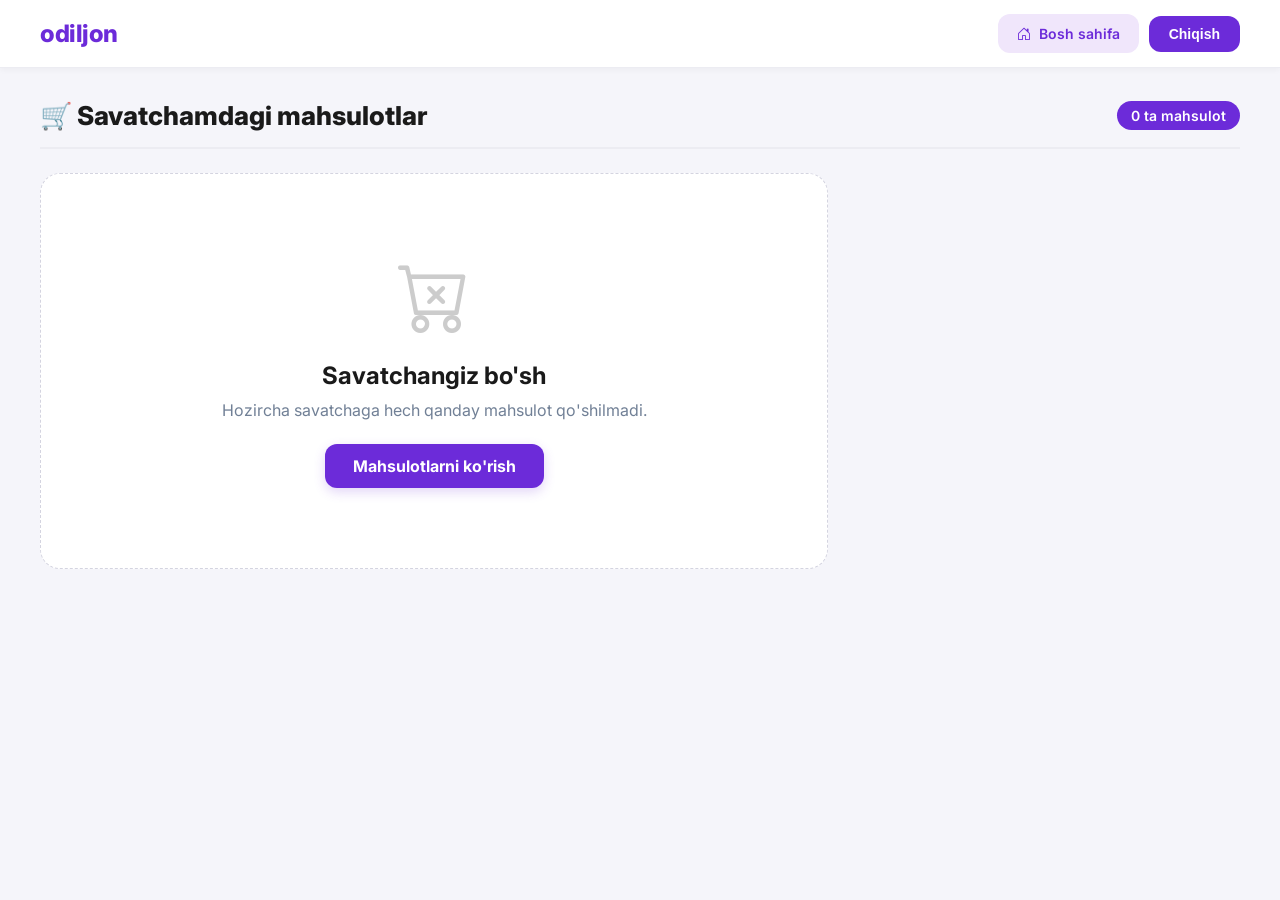
<file: html/cart.html>
<!DOCTYPE html>
<html lang="uz">
<head>
    <meta charset="UTF-8">
    <meta name="viewport" content="width=device-width, initial-scale=1.0">
    <title data-i18n="cartTitle">Savatcha | Odiljon Shop</title>
    <link rel="stylesheet" href="https://cdn.jsdelivr.net/npm/bootstrap-icons@1.11.3/font/bootstrap-icons.min.css">
    <link href="https://fonts.googleapis.com/css2?family=Inter:wght@400;500;600;700;800&display=swap" rel="stylesheet">
    <link rel="stylesheet" href="../css/index.css">
    <link rel="stylesheet" href="../css/cart.css">
    <script src="../js/i18n.js"></script>
</head>
<body>
    <header class="header">
        <h1><a href="../index.html" style="text-decoration: none; color: inherit;">odiljon</a></h1>
        <div class="header-actions" style="display: flex; gap: 10px; align-items: center;">
            <a href="../index.html" class="nav-btn"><i class="bi bi-house-door"></i> Bosh sahifa</a>
            <button id="logout" data-i18n="logout">Chiqish</button>
        </div>
    </header>

    <main class="cart-container">
        <div class="cart-header-title">
            <h2>🛒 Savatchamdagi mahsulotlar</h2>
            <span id="items-count-badge">0 ta mahsulot</span>
        </div>

        <div class="cart-content-wrapper">
            <div id="cart-list" class="cart-list">
                <!-- Cart items will be loaded here dynamically -->
            </div>

            <aside class="cart-summary" id="cartSummary" style="display: none;">
                <h3>Buyurtma xulosasi</h3>
                <div class="summary-row">
                    <span>Mahsulotlar soni:</span>
                    <strong id="total-items">0 ta</strong>
                </div>
                <div class="summary-row">
                    <span>Yetkazib berish:</span>
                    <strong class="free-badge">Tekin</strong>
                </div>

                <!-- Promokod Kiritish Bo'limi -->
                <div class="promocode-box" style="margin: 14px 0; padding: 12px; background: #f8fafc; border-radius: 12px; border: 1px dashed #cbd5e1;">
                  <label style="font-weight: 700; font-size: 12.5px; color: #475569; display: block; margin-bottom: 6px;">🎟 Promokod bormi? (masalan: ODILJON10, UZUM20, VIP50):</label>
                  <div style="display: flex; gap: 6px;">
                    <input type="text" id="promoInput" placeholder="ODILJON10" style="flex: 1; padding: 8px 10px; border: 1px solid #cbd5e1; border-radius: 8px; text-transform: uppercase; font-weight: 700; font-size: 13px; outline: none;">
                    <button type="button" id="applyPromoBtn" style="padding: 8px 14px; background: #7000ff; color: white; border: none; border-radius: 8px; font-weight: 700; font-size: 12.5px; cursor: pointer;">Qo'llash</button>
                  </div>
                  <div id="promoMessage" style="font-size: 12px; margin-top: 6px; font-weight: 600; display: none;"></div>
                </div>

                <div class="summary-row promo-discount-row" id="promoDiscountRow" style="display: none; color: #10b981; font-weight: 700;">
                    <span>Promokod chegirmasi:</span>
                    <strong id="promo-discount-amount">-0 so'm</strong>
                </div>

                <hr class="summary-divider">
                <div class="summary-row total">
                    <span>Jami narx:</span>
                    <strong id="total-price">$0</strong>
                </div>
                <button class="checkout-btn" id="buyAllBtn">
                    <i class="bi bi-shield-lock"></i> Buyurtma berish / Sotib olish
                </button>
                <button class="clear-cart-btn" id="clearCartBtn">
                    <i class="bi bi-trash3"></i> Savatchani bo'shatish
                </button>
            </aside>
        </div>
    </main>

    <!-- Premium Visual Checkout Modal ("Sotib olish maydoni") -->
    <div class="g-pay-overlay" id="paymentModal" style="display: none;">
      <div class="g-pay-container" style="max-width: 520px; border-radius: 24px; padding: 28px; background: #ffffff;">
        <button class="g-pay-close-btn" id="closePaymentModal">&times;</button>
        
        <div style="display: flex; justify-content: space-between; align-items: flex-start; margin-bottom: 20px; padding-bottom: 12px; border-bottom: 1px solid #e2e8f0;">
          <div>
            <h2 style="font-size: 20px; font-weight: 800; color: #0f172a; margin-bottom: 4px;" data-i18n="checkoutTitle">To'lov va rasmiylashtirish</h2>
            <p style="font-size: 13px; color: #64748b; margin: 0;" data-i18n="fillAllFields">Barcha maydonlarni to'liq to'ldiring.</p>
          </div>

          <!-- 10 Language Selector Dropdown inside Checkout Modal -->
          <div class="lang-selector-wrapper" style="display: inline-flex; align-items: center; background: #f1f5f9; padding: 4px 10px; border-radius: 20px; border: 1px solid #cbd5e1; margin-right: 28px;">
            <span style="font-size: 14px; margin-right: 4px;">🌐</span>
            <select class="lang-selector-select" onchange="setLanguage(this.value)" style="background: transparent; color: #0f172a; border: none; font-weight: 700; font-size: 13px; cursor: pointer; outline: none;">
              <option value="uz">🇺🇿 O'zbekcha</option>
              <option value="ru">🇷🇺 Русский</option>
              <option value="en">🇬🇧 English</option>
              <option value="tr">🇹🇷 Türkçe</option>
              <option value="kk">🇰🇿 Қазақша</option>
              <option value="ky">🇰🇬 Кыргызча</option>
              <option value="tg">🇹🇯 Тоҷикӣ</option>
              <option value="de">🇩🇪 Deutsch</option>
              <option value="fr">🇫🇷 Français</option>
              <option value="zh">🇨🇳 中文</option>
            </select>
          </div>
        </div>

        <!-- Live Visual Interactive Bank Card Mockup -->
        <div id="visualCreditCard" style="background: linear-gradient(135deg, #1e1b4b 0%, #312e81 40%, #7000ff 100%); color: white; padding: 22px; border-radius: 18px; margin-bottom: 22px; box-shadow: 0 12px 30px rgba(112, 0, 255, 0.35); position: relative; overflow: hidden; transition: transform 0.3s ease;">
          <div style="position: absolute; right: -20px; top: -20px; width: 140px; height: 140px; background: rgba(255,255,255,0.06); border-radius: 50%;"></div>
          <div style="display: flex; justify-content: space-between; align-items: center; margin-bottom: 28px;">
            <div style="display: flex; align-items: center; gap: 8px;">
              <span style="font-size: 18px;">💳</span>
              <span id="liveCardBrandName" style="font-size: 13px; font-weight: 800; letter-spacing: 1px; text-transform: uppercase; background: rgba(255,255,255,0.2); padding: 3px 10px; border-radius: 20px;">HUMO / UZCARD / VISA</span>
            </div>
            <div style="font-size: 11px; opacity: 0.8; font-weight: 700; text-transform: uppercase;">BANK CARD</div>
          </div>
          
          <div id="liveCardNumber" style="font-family: 'JetBrains Mono', monospace; font-size: 20px; font-weight: 700; letter-spacing: 2.5px; margin-bottom: 24px; text-shadow: 0 2px 4px rgba(0,0,0,0.3);">
            8600 •••• •••• ••••
          </div>
          
          <div style="display: flex; justify-content: space-between; align-items: flex-end;">
            <div>
              <div style="font-size: 9px; opacity: 0.7; text-transform: uppercase; letter-spacing: 1px;">Karta egasi</div>
              <div id="liveCardHolder" style="font-size: 14px; font-weight: 700; text-transform: uppercase; letter-spacing: 0.5px;">ODILJON DILSHODBEKOV</div>
            </div>
            <div>
              <div style="font-size: 9px; opacity: 0.7; text-transform: uppercase; letter-spacing: 1px;">Amal qiladi</div>
              <div id="liveCardExpiry" style="font-size: 14px; font-weight: 700; font-family: monospace;">12/28</div>
            </div>
          </div>
        </div>

        <form class="g-pay-form" id="paymentForm">
          <!-- Card Number -->
          <div class="field-group">
            <label class="outlined-field">
              <span class="field-label" data-i18n="cardNumber">Karta raqami</span>
              <div class="field-input-wrapper">
                <i class="bi bi-credit-card-2-front card-icon"></i>
                <input type="text" placeholder="8600 0000 0000 0000" maxlength="19" required id="cardNumberInp">
              </div>
            </label>
          </div>

          <!-- MM/YY & CVC -->
          <div class="field-row-2">
            <label class="outlined-field">
              <span class="field-label" data-i18n="expiryDate">MM/YY</span>
              <input type="text" placeholder="12/28" maxlength="5" required id="cardExpiryInp">
            </label>
            <label class="outlined-field">
              <span class="field-label" data-i18n="cvcCode">CVC/CVV</span>
              <div class="field-input-wrapper">
                <input type="password" placeholder="•••" maxlength="4" required id="cardCvcInp">
              </div>
            </label>
          </div>

          <!-- Cardholder Name -->
          <div class="field-group">
            <label class="outlined-field">
              <span class="field-label" data-i18n="cardHolder">Karta egasining ism-familiyasi</span>
              <input type="text" value="Odiljon Dilshodbekov" required id="cardHolderInp">
            </label>
          </div>

          <!-- Address -->
          <div class="field-group">
            <label class="outlined-field">
              <span class="field-label" data-i18n="streetAddress">Ko'cha va uy raqami</span>
              <input type="text" placeholder="Toshkent ko'chasi 12-uy" required id="cardAddressInp">
            </label>
          </div>

          <!-- City & Region -->
          <div class="field-row-2">
            <label class="outlined-field">
              <span class="field-label" data-i18n="city">Shahar / Tuman</span>
              <input type="text" placeholder="Toshkent shahri" required id="cardCityInp">
            </label>
            <label class="outlined-field">
              <span class="field-label" data-i18n="region">Viloyat / Hudud</span>
              <select required class="custom-select" id="cardRegionInp">
                <option value="Toshkent shahri">Toshkent shahri</option>
                <option value="Toshkent viloyati">Toshkent viloyati</option>
                <option value="Samarqand">Samarqand viloyati</option>
                <option value="Farg'ona">Farg'ona viloyati</option>
                <option value="Andijon">Andijon viloyati</option>
                <option value="Namangan">Namangan viloyati</option>
                <option value="Buxoro">Buxoro viloyati</option>
                <option value="Xorazm">Xorazm viloyati</option>
                <option value="Qashqadaryo">Qashqadaryo viloyati</option>
                <option value="Surxondaryo">Surxondaryo viloyati</option>
                <option value="Navoiy">Navoiy viloyati</option>
                <option value="Jizzax">Jizzax viloyati</option>
                <option value="Sirdaryo">Sirdaryo viloyati</option>
                <option value="Qoraqalpog'iston">Qoraqalpog'iston Respublikasi</option>
              </select>
            </label>
          </div>

          <!-- Submit buttons -->
          <div class="g-pay-actions" style="margin-top: 18px; display: flex; gap: 12px;">
            <button type="button" class="btn-cancel" id="cancelPayBtn" style="flex: 1; padding: 14px; border-radius: 14px;" data-i18n="cancel">Bekor qilish</button>
            <button type="submit" class="btn-pay" style="flex: 2; padding: 14px; border-radius: 14px; background: linear-gradient(135deg, #7000ff 0%, #00f2fe 100%); font-weight: 800; font-size: 15px;" data-i18n="paySubmit">Tasdiqlash va to'lash</button>
          </div>
        </form>
      </div>
    </div>

    <script src="../js/i18n.js"></script>
    <script src="../js/uzum_data.js"></script>
    <script src="../js/api_service.js"></script>
    <script src="../js/cart.js"></script>
</body>
</html>
</file>
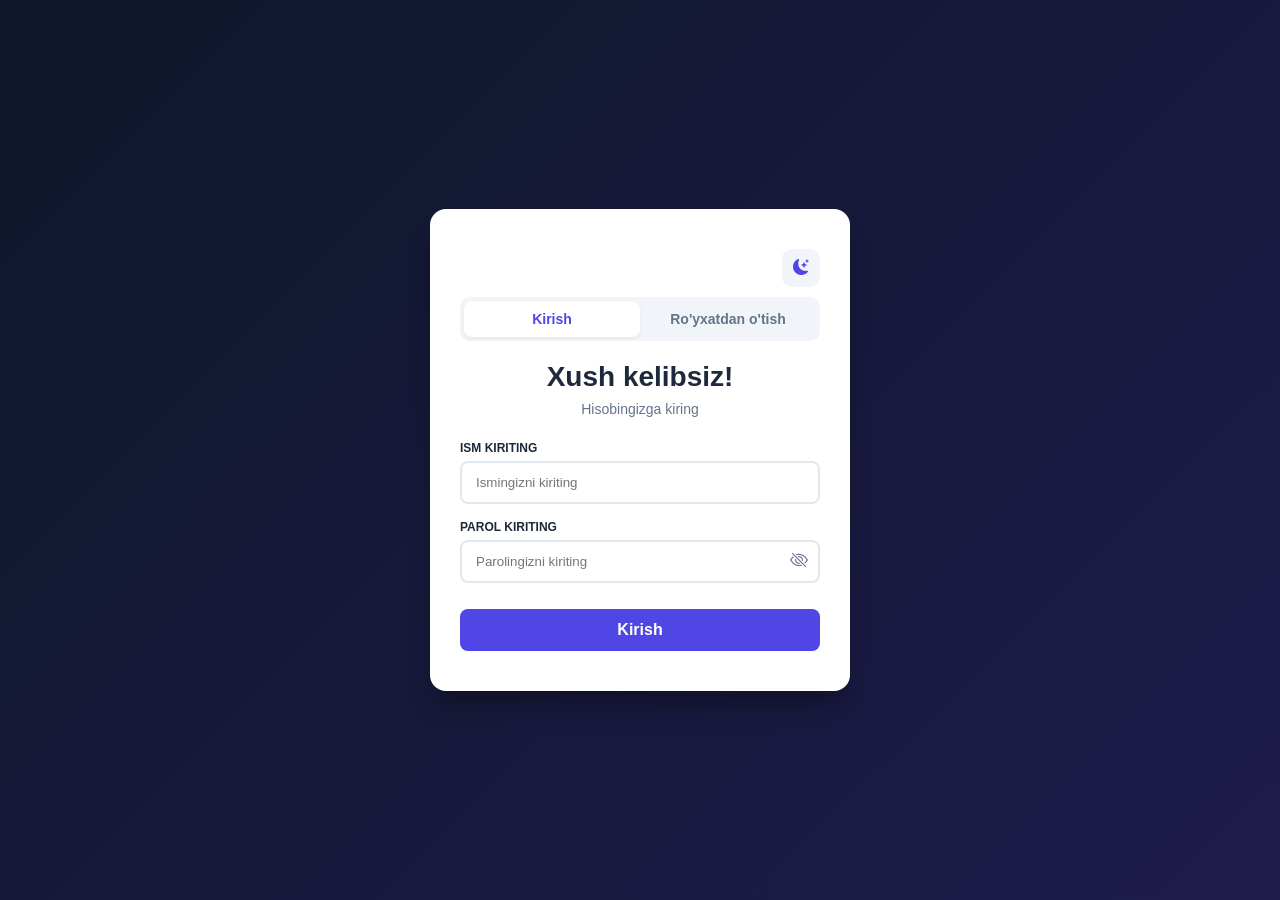
<file: html/login.html>
<!DOCTYPE html>
<html lang="uz">
<head>
    <meta charset="UTF-8">
    <meta name="viewport" content="width=device-width, initial-scale=1.0">
    <title data-i18n="login">Tizimga Kirish</title>
    <link rel="stylesheet" href="https://cdn.jsdelivr.net/npm/bootstrap-icons@1.11.3/font/bootstrap-icons.min.css">
    <link rel="stylesheet" href="../css/login.css">
    <script src="../js/i18n.js"></script>
</head>
<body>

    <div class="loading_close">
        <h1>Loading...</h1>
    </div>

    <div class="login-card">
        <div class="login-card-header" style="display: flex; justify-content: flex-end; align-items: center;">
            <button id="themeToggleBtn" class="login-theme-btn" title="Kun/Tun rejimini o'zgartirish">
                <i class="bi bi-moon-stars-fill" id="themeIcon"></i>
            </button>
        </div>
        <div class="auth-toggle">
            <button class="auth-tab active" id="tabLogin">Kirish</button>
            <button class="auth-tab" id="tabRegister">Ro'yxatdan o'tish</button>
        </div>

        <h2 id="authTitle">Xush kelibsiz!</h2>
        <p class="subtitle" id="authSubtitle">Hisobingizga kiring</p>
        
        <form action="#" id="loginForm">
            <div class="input-group">
                <label for="name">Ism kiriting</label>
                <input type="text" id="name" placeholder="Ismingizni kiriting" class="inpName" required>
            </div>

            <div class="input-group">
                <label for="pass">Parol kiriting</label>
                <div class="password-wrapper">
                    <input type="password" id="pass" placeholder="Parolingizni kiriting" class="inpParol" required>
                    <button type="button" class="toggle-password-btn" id="togglePasswordBtn" title="Parolni ko'rsatish/yashirish">
                        <i class="bi bi-eye-slash" id="eyeIcon"></i>
                    </button>
                </div>
            </div>

            <button type="submit" id="sendUser">Kirish</button>
        </form>

        <form action="#" id="registerForm" style="display: none;">
            <div class="input-group">
                <label for="regName">Ism kiriting</label>
                <input type="text" id="regName" placeholder="Ismingizni kiriting" required>
            </div>

            <div class="input-group">
                <label for="regEmail">Email kiriting</label>
                <input type="email" id="regEmail" placeholder="Emailingizni kiriting" required>
            </div>

            <div class="input-group">
                <label for="regPass">Parol kiriting</label>
                <div class="password-wrapper">
                    <input type="password" id="regPass" placeholder="Yangi parol kiriting" required>
                    <button type="button" class="toggle-password-btn" id="toggleRegPasswordBtn" title="Parolni ko'rsatish/yashirish">
                        <i class="bi bi-eye-slash" id="eyeRegIcon"></i>
                    </button>
                </div>
            </div>

            <button type="submit" id="sendRegister">Ro'yxatdan o'tish</button>
        </form>

    </div>

    <div class="modal">
        <div class="modal-content">
            <span class="modal-close">&times;</span>
            <div class="modal-icon">!</div>
            <h3 class="modal_title">Sarlavha</h3>
            <p class="modal-text">Xabar matni</p>
        </div>
    </div>

    <script src="../js/login.js"></script>
</body>
</html>
</file>
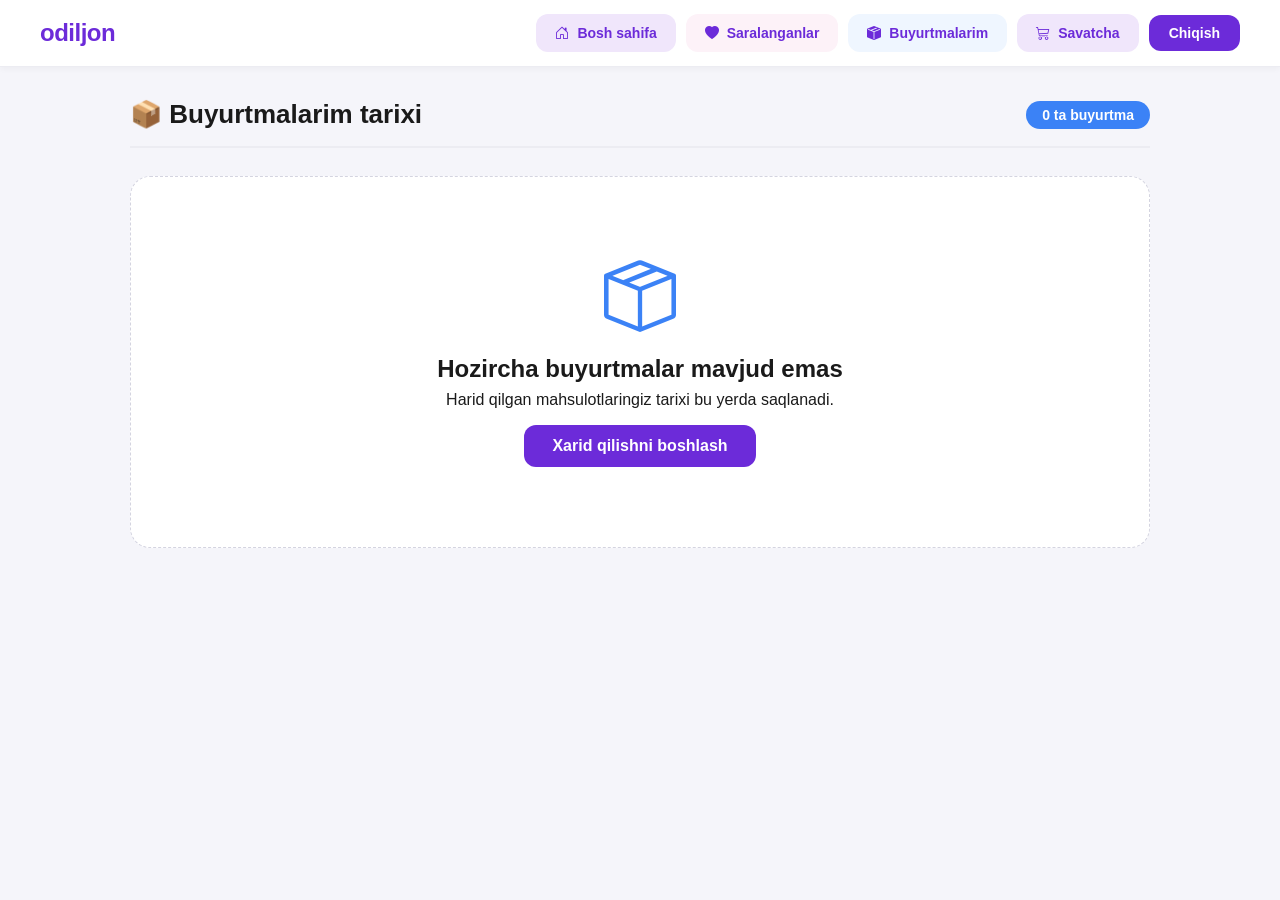
<file: html/orders.html>
<!DOCTYPE html>
<html lang="uz">
<head>
    <meta charset="UTF-8">
    <meta name="viewport" content="width=device-width, initial-scale=1.0">
    <title data-i18n="orders">Buyurtmalarim | Odiljon Shop</title>
    <link rel="stylesheet" href="https://cdn.jsdelivr.net/npm/bootstrap-icons@1.11.3/font/bootstrap-icons.min.css">
    <link href="https://fonts.googleapis.com/css2?family=Inter:wght@400;500;600;700;800&display=swap" rel="stylesheet">
    <link rel="stylesheet" href="../css/index.css">
    <link rel="stylesheet" href="../css/orders.css">
    <script src="../js/i18n.js"></script>
</head>
<body>
    <header class="header">
        <h1><a href="../index.html" style="text-decoration: none; color: inherit;">odiljon</a></h1>
        <div class="header-actions" style="display: flex; gap: 10px; align-items: center;">
            <a href="../index.html" class="nav-btn"><i class="bi bi-house-door"></i> Bosh sahifa</a>
            <a href="../html/wishlist.html" class="nav-btn" style="background: #fdf2f8; color: #ec4899;"><i class="bi bi-heart-fill"></i> Saralanganlar</a>
            <a href="../html/orders.html" class="nav-btn" style="background: #eff6ff; color: #3b82f6;"><i class="bi bi-box-seam-fill"></i> Buyurtmalarim</a>
            <a href="../html/cart.html" class="nav-btn"><i class="bi bi-cart3"></i> Savatcha</a>
            <button id="logout" data-i18n="logout">Chiqish</button>
        </div>
    </header>

    <main class="orders-container">
        <div class="orders-header-title">
            <h2>📦 Buyurtmalarim tarixi</h2>
            <span id="orders-badge">0 ta buyurtma</span>
        </div>

        <div id="orders-list" class="orders-list">
            <!-- Orders appear here -->
        </div>
    </main>

    <!-- Chek / Invoys ko'rish Modali -->
    <div class="g-pay-overlay" id="invoiceModal" style="display: none;">
      <div class="g-pay-container" style="max-width: 580px; padding: 0; background: transparent; box-shadow: none;">
        <div class="invoice-paper" id="invoicePaper">
            <button class="g-pay-close-btn" id="closeInvoiceModal">&times;</button>
            <div class="invoice-header">
                <div class="invoice-logo">⚡ Odiljon Shop</div>
                <div class="invoice-title">RASMIY XARID CHEKI</div>
            </div>
            <div class="invoice-meta">
                <div>
                    <span>Chek raqami:</span> <strong id="invId">#000000</strong>
                </div>
                <div>
                    <span>Sana:</span> <strong id="invDate">2026-07-28</strong>
                </div>
                <div>
                    <span>Xaridor:</span> <strong id="invUser">Odiljon</strong>
                </div>
            </div>
            <table class="invoice-table">
                <thead>
                    <tr>
                        <th>Mahsulot</th>
                        <th>Soni</th>
                        <th>Narxi</th>
                        <th>Jami</th>
                    </tr>
                </thead>
                <tbody id="invItemsList">
                    <!-- Invoice items -->
                </tbody>
            </table>
            <div class="invoice-summary-box">
                <div class="inv-row"><span>Yetkazib berish:</span> <strong>Tekin (0$)</strong></div>
                <div class="inv-row"><span>QQS (0%):</span> <strong>$0.00</strong></div>
                <hr style="border: none; border-top: 1px dashed #cbd5e1; margin: 8px 0;">
                <div class="inv-row total"><span>JAMI TO'LOV:</span> <strong id="invTotalCost">$0.00</strong></div>
            </div>
            <div class="invoice-footer">
                <p>Xaridingiz uchun rahmat! Odiljon Shop platformasi.</p>
                <div class="invoice-actions">
                    <button class="btn-print-inv" onclick="window.print()"><i class="bi bi-printer-fill"></i> Chop etish (Print)</button>
                </div>
            </div>
        </div>
      </div>
    </div>

    <script src="../js/orders.js"></script>
</body>
</html>
</file>
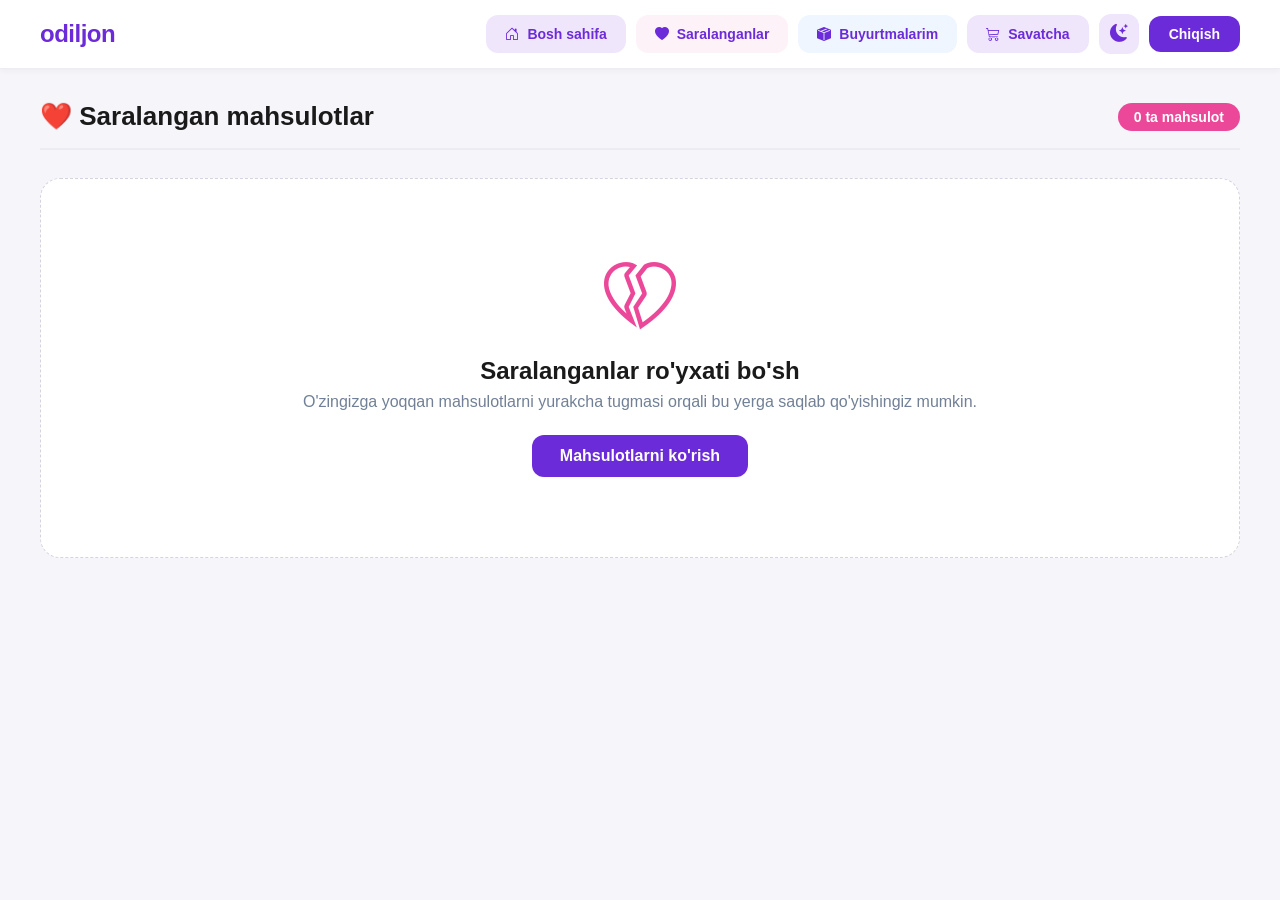
<file: html/wishlist.html>
<!DOCTYPE html>
<html lang="uz">
<head>
    <meta charset="UTF-8">
    <meta name="viewport" content="width=device-width, initial-scale=1.0">
    <title data-i18n="wishlist">Saralanganlar | Odiljon Shop</title>
    <link rel="stylesheet" href="https://cdn.jsdelivr.net/npm/bootstrap-icons@1.11.3/font/bootstrap-icons.min.css">
    <link href="https://fonts.googleapis.com/css2?family=Inter:wght@400;500;600;700;800&display=swap" rel="stylesheet">
    <link rel="stylesheet" href="../css/index.css">
    <link rel="stylesheet" href="../css/wishlist.css">
    <script src="../js/i18n.js"></script>
</head>
<body>
    <header class="header">
        <h1><a href="../index.html" style="text-decoration: none; color: inherit;">odiljon</a></h1>
        <div class="header-actions" style="display: flex; gap: 10px; align-items: center;">
            <a href="../index.html" class="nav-btn"><i class="bi bi-house-door"></i> Bosh sahifa</a>
            <a href="../html/wishlist.html" class="nav-btn" style="background: #fdf2f8; color: #ec4899;"><i class="bi bi-heart-fill"></i> Saralanganlar</a>
            <a href="../html/orders.html" class="nav-btn" style="background: #eff6ff; color: #3b82f6;"><i class="bi bi-box-seam-fill"></i> Buyurtmalarim</a>
            <a href="../html/cart.html" class="nav-btn"><i class="bi bi-cart3"></i> Savatcha</a>
            <button id="themeToggleBtn" class="theme-btn" title="Rejimni o'zgartirish"><i class="bi bi-moon-stars-fill"></i></button>
            <button id="logout" data-i18n="logout">Chiqish</button>
        </div>
    </header>

    <main class="wishlist-container">
        <div class="wishlist-header-title">
            <h2>❤️ Saralangan mahsulotlar</h2>
            <span id="wishlist-badge">0 ta mahsulot</span>
        </div>

        <div id="wishlist-grid" class="wishlist-grid">
            <!-- Wishlist cards appear here -->
        </div>
    </main>

    <script src="../js/wishlist.js"></script>
</body>
</html>
</file>
<file: css/index.css>
* {
  margin: 0;
  padding: 0;
  box-sizing: border-box;
}

body {
  font-family: 'Segoe UI', 'Helvetica Neue', Arial, sans-serif;
  background: #f5f5fa;
  color: #1a1a1a;
}

/* ===== HEADER ===== */
.header {
  display: flex;
  align-items: center;
  justify-content: center;
  gap: 14px;
  flex-wrap: wrap;
  padding: 14px 40px;
  background: #ffffff;
  border-bottom: 1px solid #ececf2;
  box-shadow: 0 2px 6px rgba(0, 0, 0, 0.04);
  position: sticky;
  top: 0;
  z-index: 100;
  transition: transform 0.35s cubic-bezier(0.4, 0, 0.2, 1);
}

.header h1 {
  color: #6c2bd9;
  font-size: 24px;
  font-weight: 800;
  letter-spacing: -0.5px;
  margin-right: 16px;
}

.searchInp {
  flex: 1;
  min-width: 200px;
  max-width: 480px;
  padding: 12px 18px;
  border: 1.5px solid #ececf2;
  border-radius: 12px;
  outline: none;
  font-size: 14px;
  background: #f5f5fa;
  transition: border-color 0.2s ease, background 0.2s ease;
}

.searchInp::placeholder {
  color: #9b9bb0;
}

.searchInp:focus {
  border-color: #6c2bd9;
  background: #ffffff;
}

#tanlov {
  padding: 12px 16px;
  border: 1.5px solid #ececf2;
  border-radius: 12px;
  background: #f5f5fa;
  font-size: 14px;
  color: #1a1a1a;
  cursor: pointer;
  outline: none;
  transition: border-color 0.2s ease;
}

#tanlov:focus,
#tanlov:hover {
  border-color: #6c2bd9;
}

.header-add-btn {
  display: none !important;
}

#logout {
  padding: 12px 24px;
  border: none;
  border-radius: 12px;
  background: #6c2bd9;
  color: #ffffff;
  font-weight: 600;
  font-size: 14px;
  cursor: pointer;
  transition: background 0.2s ease, transform 0.15s ease;
  white-space: nowrap;
}

#logout:hover {
  background: #5a20b8;
  transform: translateY(-1px);
}

#logout:active {
  transform: translateY(0);
}

/* ===== PRODUCTS CONTAINER ===== */
#container {
  display: grid;
  grid-template-columns: repeat(auto-fill, minmax(220px, 1fr));
  gap: 18px;
  padding: 28px 40px 60px;
  max-width: 1440px;
  margin: 0 auto;
  z-index: 0;

}

.product-card,
#container > div {
  background: #ffffff;
  border-radius: 14px;
  overflow: hidden;
  border: 1px solid #f0f0f5;
  transition: box-shadow 0.2s ease, transform 0.2s ease;
  display: flex;
  flex-direction: column;
  position: relative;
  height: 100%;
}

.product-card:hover,
#container > div:hover {
  box-shadow: 0 8px 24px rgba(108, 43, 217, 0.12);
  transform: translateY(-3px);
}

.product-img-wrapper,
#container div a.product-img-wrapper {
  display: block;
  width: 100%;
  aspect-ratio: 1 / 1;
  overflow: hidden;
  background: #f5f5fa;
  position: relative;
  text-decoration: none;
  flex-shrink: 0;
}

.product-img-wrapper img.product-main-img,
#container div a.product-img-wrapper img.product-main-img {
  width: 100%;
  height: 100%;
  object-fit: contain;
  padding: 12px;
  transition: transform 0.3s ease, opacity 0.2s ease;
}

.product-card:hover .product-img-wrapper img.product-main-img,
#container div:hover a.product-img-wrapper img.product-main-img {
  transform: scale(1.05);
}

.slider-dots {
  position: absolute;
  bottom: 8px;
  left: 50%;
  transform: translateX(-50%);
  display: flex;
  align-items: center;
  gap: 4px;
  z-index: 4;
  padding: 3px 8px;
  background: rgba(0, 0, 0, 0.3);
  backdrop-filter: blur(4px);
  border-radius: 10px;
  opacity: 0.85;
  transition: opacity 0.2s ease;
  pointer-events: none;
}

.product-card:hover .slider-dots,
#container > div:hover .slider-dots {
  opacity: 1;
}

.slider-dots .dot {
  width: 6px;
  height: 6px;
  border-radius: 50%;
  background: rgba(255, 255, 255, 0.5);
  transition: all 0.25s ease;
}

.slider-dots .dot.active {
  width: 16px;
  border-radius: 4px;
  background: #ffffff;
}

.body {
  padding: 12px 14px 16px;
  display: flex;
  flex-direction: column;
  flex: 1;
  gap: 6px;
}

.body h1 {
  font-size: 14px;
  font-weight: 500;
  color: #1a1a1a;
  line-height: 1.35;
  display: -webkit-box;
  -webkit-line-clamp: 2;
  -webkit-box-orient: vertical;
  overflow: hidden;
  min-height: 38px;
}

.body strong {
  color: #1a1a1a;
  font-size: 17px;
  font-weight: 800;
  order: -1;
}

.body p {
  font-size: 12px;
  color: #9b9bb0;
  line-height: 1.5;
  display: -webkit-box;
  -webkit-box-orient: vertical;
  overflow: hidden;
}

.body button {
  margin-top: 8px;
  padding: 10px 0;
  border: none;
  border-radius: 10px;
  background: #f0e6fb;
  color: #6c2bd9;
  font-size: 13px;
  font-weight: 700;
  cursor: pointer;
  transition: background 0.2s ease, color 0.2s ease;
}

.body button:hover {
  background: #6c2bd9;
  color: #ffffff;
}

/* ===== SCROLLBAR ===== */
::-webkit-scrollbar {
  width: 10px;
}

::-webkit-scrollbar-track {
  background: #f5f5fa;
}

::-webkit-scrollbar-thumb {
  background: #d4c4f0;
  border-radius: 10px;
}

::-webkit-scrollbar-thumb:hover {
  background: #6c2bd9;
}

/* ===== USER PROFILE HEADER ===== */
.user-profile-header {
    display: flex;
    align-items: center;
    gap: 12px;
    background: rgba(255, 255, 255, 0.1);
    padding: 6px 14px 6px 6px;
    border-radius: 30px;
    cursor: pointer;
    transition: 0.3s;
}

body.dark-theme .user-profile-header {
    background: rgba(0, 0, 0, 0.2);
}

.user-profile-header:hover {
    background: rgba(255, 255, 255, 0.2);
}

.user-avatar-img {
    width: 36px;
    height: 36px;
    border-radius: 50%;
    object-fit: cover;
    border: 2px solid #7000ff;
}

.user-name-text {
    font-size: 15px;
    font-weight: 700;
    color: #1e293b;
}

body.dark-theme .user-name-text {
    color: #f8fafc;
}

/* ===== RESPONSIVE ===== */
@media (max-width: 768px) {
  .header {
    padding: 12px 20px;
  }

  #container {
    padding: 20px;
  }
}

@media (max-width: 600px) {
  .header {
    flex-direction: column;
    align-items: stretch;
    gap: 10px;
    padding: 14px 16px;
  }


  .header h1 {
    text-align: center;
    margin-right: 0;
  }

  .searchInp,
  #tanlov,
  #logout {
    max-width: 100%;
    width: 100%;
  }

  #container {
    grid-template-columns: repeat(auto-fill, minmax(140px, 1fr));
    gap: 12px;
    padding: 16px;
  }

  .body h1 {
    font-size: 12.5px;
  }

  .body strong {
    font-size: 15px;
  }
}
.loading_parent {
    position: fixed;
    inset: 0;
    z-index: 9999;
    display: flex;
    flex-direction: column;
    align-items: center;
    justify-content: center;
    gap: 20px;
    background: linear-gradient(135deg, #6a11cb 0%, #2575fc 100%);
    transition: opacity 0.4s ease, visibility 0.4s ease;
}
.loading_close{
  display: none;
}

/* ===== GOOGLE PAYMENTS MODAL STYLING ===== */
.g-pay-overlay {
  position: fixed;
  inset: 0;
  background: rgba(0, 0, 0, 0.55);
  display: flex;
  align-items: center;
  justify-content: center;
  z-index: 10000;
  padding: 20px;
  backdrop-filter: blur(2px);
  animation: fadeIn 0.2s ease-out;
}

@keyframes fadeIn {
  from { opacity: 0; }
  to { opacity: 1; }
}

.g-pay-container {
  background: #ffffff;
  width: 100%;
  max-width: 540px;
  border-radius: 12px;
  box-shadow: 0 12px 36px rgba(0, 0, 0, 0.25);
  position: relative;
  max-height: 92vh;
  overflow-y: auto;
  padding: 32px 36px;
  font-family: 'Inter', Roboto, Arial, sans-serif;
  color: #202124;
}

.g-pay-close-btn {
  position: absolute;
  top: 16px;
  right: 20px;
  border: none;
  background: transparent;
  font-size: 28px;
  color: #5f6368;
  cursor: pointer;
  line-height: 1;
}

.g-pay-close-btn:hover {
  color: #202124;
}

.g-pay-header {
  margin-bottom: 24px;
}

.g-pay-required-note {
  font-size: 13.5px;
  color: #d93025;
  font-weight: 500;
}

.g-pay-form {
  display: flex;
  flex-direction: column;
  gap: 16px;
}

.field-group {
  display: flex;
  flex-direction: column;
  position: relative;
}

.field-row-2 {
  display: grid;
  grid-template-columns: 1.3fr 1fr;
  gap: 14px;
}

.outlined-field {
  display: flex;
  flex-direction: column;
  border: 1.5px solid #dadce0;
  border-radius: 6px;
  padding: 14px 14px 10px;
  position: relative;
  transition: border-color 0.2s, box-shadow 0.2s;
  background: #fff;
}

.outlined-field:focus-within {
  border-color: #1a73e8;
  box-shadow: 0 0 0 1px #1a73e8;
}

.field-label {
  position: absolute;
  top: -10px;
  left: 10px;
  background: #ffffff;
  padding: 0 6px;
  font-size: 12px;
  color: #5f6368;
  font-weight: 500;
  pointer-events: none;
}

.outlined-field:focus-within .field-label {
  color: #1a73e8;
  font-weight: 600;
}

.field-input-wrapper {
  display: flex;
  align-items: center;
  gap: 10px;
}

.card-icon {
  font-size: 20px;
  color: #5f6368;
}

.help-icon {
  font-size: 18px;
  color: #5f6368;
  cursor: pointer;
  margin-left: auto;
}

.outlined-field input,
.outlined-field select {
  width: 100%;
  border: none;
  outline: none;
  font-size: 15px;
  color: #202124;
  background: transparent;
  font-family: inherit;
}

.outlined-field select {
  cursor: pointer;
}

.with-subtext {
  gap: 4px;
}

.field-subtext {
  font-size: 12px;
  color: #5f6368;
  margin-left: 4px;
}

.country-section {
  display: flex;
  flex-direction: column;
  gap: 4px;
  margin-top: 6px;
  padding-top: 10px;
}

.country-label {
  font-size: 13px;
  color: #5f6368;
}

.country-name {
  font-size: 16px;
  font-weight: 700;
  color: #202124;
}

.g-pay-footer-terms {
  font-size: 12px;
  color: #5f6368;
  line-height: 1.6;
  margin-top: 8px;
  padding-top: 14px;
  border-top: 1px solid #ebebec;
}

.g-pay-footer-terms a {
  color: #1a73e8;
  text-decoration: none;
}

.g-pay-footer-terms a:hover {
  text-decoration: underline;
}

.g-pay-actions {
  display: flex;
  justify-content: flex-end;
  gap: 12px;
  margin-top: 24px;
}

.btn-cancel {
  padding: 10px 20px;
  border: 1px solid #dadce0;
  border-radius: 6px;
  background: #fff;
  color: #1a73e8;
  font-size: 14px;
  font-weight: 600;
  cursor: pointer;
  transition: background 0.2s;
}

.btn-cancel:hover {
  background: #f8faee;
}

.btn-pay {
  padding: 10px 24px;
  border: none;
  border-radius: 6px;
  background: #1a73e8;
  color: #ffffff;
  font-size: 14px;
  font-weight: 600;
  cursor: pointer;
  box-shadow: 0 2px 6px rgba(26, 115, 232, 0.3);
  transition: background 0.2s, box-shadow 0.2s;
}

.btn-pay:hover {
  background: #1557b0;
  box-shadow: 0 4px 10px rgba(26, 115, 232, 0.4);
}

/* CARD BUTTONS IN INDEX */
.card-buttons-group {
  display: flex;
  gap: 8px;
  margin-top: 12px;
}

.btn-cart {
  flex: 1;
  padding: 10px !important;
  margin-top: 0 !important;
  border: 2px solid #6c2bd9 !important;
  border-radius: 10px !important;
  background: #ffffff !important;
  color: #6c2bd9 !important;
  font-size: 13px;
  font-weight: 700;
  cursor: pointer;
  transition: all 0.2s ease;
  display: flex;
  align-items: center;
  justify-content: center;
  gap: 6px;
}

.btn-cart:hover {
  background: #f0e6fb !important;
  transform: translateY(-2px);
}

.btn-buy {
  flex: 1.2;
  padding: 10px !important;
  margin-top: 0 !important;
  border: none !important;
  border-radius: 10px !important;
  background: linear-gradient(135deg, #6c2bd9, #8a48ef) !important;
  color: white !important;
  font-size: 13px;
  font-weight: 700;
  cursor: pointer;
  box-shadow: 0 4px 12px rgba(108, 43, 217, 0.25);
  transition: all 0.2s ease;
  display: flex;
  align-items: center;
  justify-content: center;
  gap: 6px;
}

.btn-buy:hover {
  background: linear-gradient(135deg, #5a20b8, #7433db) !important;
  box-shadow: 0 6px 16px rgba(108, 43, 217, 0.35);
  transform: translateY(-2px);
}

.header-cart-btn {
  display: inline-flex;
  align-items: center;
  gap: 8px;
  padding: 11px 20px;
  background: #f0e6fb;
  color: #6c2bd9;
  border-radius: 12px;
  text-decoration: none;
  font-weight: 700;
  font-size: 14.5px;
  transition: all 0.2s ease;
  border: 1.5px solid transparent;
}

.header-cart-btn:hover {
  background: #6c2bd9;
  color: white;
  transform: translateY(-1px);
  box-shadow: 0 4px 12px rgba(108, 43, 217, 0.2);
}

#cart-count-badge {
  background: #6c2bd9;
  color: white;
  padding: 2px 8px;
  border-radius: 12px;
  font-size: 13px;
  font-weight: 800;
  transition: all 0.2s;
}

.header-cart-btn:hover #cart-count-badge {
  background: white;
  color: #6c2bd9;
}

/* Toast notification */
.toast-msg {
  position: fixed;
  bottom: 30px;
  right: 30px;
  background: #1e293b;
  color: #fff;
  padding: 14px 22px;
  border-radius: 12px;
  font-weight: 600;
  box-shadow: 0 8px 24px rgba(0,0,0,0.2);
  z-index: 100000;
  display: flex;
  align-items: center;
  gap: 12px;
  animation: slideInUp 0.3s ease;
  border-left: 5px solid #10b981;
}

@keyframes slideInUp {
  from { transform: translateY(50px); opacity: 0; }
  to { transform: translateY(0); opacity: 1; }
}

.header-add-btn {
  display: inline-flex;
  align-items: center;
  gap: 8px;
  padding: 11px 18px;
  background: #10b981;
  color: white;
  border: none;
  border-radius: 12px;
  font-weight: 700;
  font-size: 14px;
  cursor: pointer;
  transition: all 0.2s ease;
}

.header-add-btn:hover {
  background: #059669;
  transform: translateY(-1px);
  box-shadow: 0 4px 12px rgba(16, 185, 129, 0.3);
}

.target-card-box {
  background: linear-gradient(135deg, #1e293b, #0f172a);
  color: white;
  border-radius: 12px;
  padding: 14px 18px;
  margin-top: 12px;
  display: flex;
  justify-content: space-between;
  align-items: center;
  border: 1px solid rgba(255,255,255,0.1);
  box-shadow: 0 4px 14px rgba(0,0,0,0.15);
}

.target-card-info {
  display: flex;
  flex-direction: column;
  gap: 3px;
}

.target-card-label {
  font-size: 11px;
  color: #94a3b8;
  text-transform: uppercase;
  letter-spacing: 0.5px;
}

.target-card-num {
  font-size: 17px;
  font-weight: 800;
  letter-spacing: 1px;
  color: #38bdf8;
  font-family: monospace;
}

:root {
  --bg-color: #f5f5fa;
  --card-bg: #ffffff;
  --text-main: #1a1a1a;
  --text-muted: #9b9bb0;
  --border-color: #ececf2;
}

body.dark-theme {
  --bg-color: #0f172a;
  --card-bg: #1e293b;
  --text-main: #f8fafc;
  --text-muted: #94a3b8;
  --border-color: #334155;
  background: #0f172a !important;
  color: #f8fafc !important;
}

body.dark-theme .header,
body.dark-theme #container > div,
body.dark-theme .product-card > div,
body.dark-theme .g-pay-container {
  background: #1e293b !important;
  color: #f8fafc !important;
  border-color: #334155 !important;
}

body.dark-theme .searchInp,
body.dark-theme #tanlov,
body.dark-theme .category-select {
  background: #0f172a !important;
  color: #f8fafc !important;
  border-color: #334155 !important;
}

body.dark-theme .body h1,
body.dark-theme .body strong {
  color: #f8fafc !important;
}

.theme-btn {
  background: #f0e6fb;
  color: #6c2bd9;
  border: none;
  width: 42px;
  height: 42px;
  border-radius: 12px;
  font-size: 18px;
  cursor: pointer;
  display: flex;
  align-items: center;
  justify-content: center;
  transition: all 0.2s;
}

.theme-btn:hover {
  background: #6c2bd9;
  color: white;
  transform: scale(1.05);
}

.category-select {
  padding: 12px 16px;
  border: 1.5px solid #ececf2;
  border-radius: 12px;
  background: #f5f5fa;
  font-size: 14px;
  color: #1a1a1a;
  cursor: pointer;
  outline: none;
  transition: border-color 0.2s ease;
}

.discount-badge {
  position: absolute;
  top: 10px;
  left: 10px;
  background: #ef4444;
  color: white;
  padding: 3px 8px;
  border-radius: 8px;
  font-weight: 800;
  font-size: 12px;
  z-index: 5;
  box-shadow: 0 2px 6px rgba(239, 68, 68, 0.3);
}

.uzum-tag-badge {
  position: absolute;
  top: 36px;
  left: 10px;
  background: #7000ff;
  color: white;
  padding: 2px 7px;
  border-radius: 6px;
  font-weight: 700;
  font-size: 11px;
  z-index: 5;
  box-shadow: 0 2px 6px rgba(112, 0, 255, 0.3);
}

.uzum-installment-badge {
  display: inline-block;
  background: #ffea00;
  color: #1f1f1f;
  padding: 3px 8px;
  border-radius: 6px;
  font-size: 11.5px;
  font-weight: 700;
  margin-top: 4px;
  width: fit-content;
}

.uzum-price-box {
  display: flex;
  flex-direction: column;
  gap: 1px;
  margin-top: 4px;
}

.uzum-old-price {
  font-size: 12px;
  color: #94a3b8;
  text-decoration: line-through;
}

.uzum-main-price {
  font-size: 16px;
  font-weight: 800;
  color: #7000ff;
}

body.dark-theme .uzum-main-price {
  color: #a855f7 !important;
}

.wishlist-btn {
  position: absolute;
  top: 10px;
  right: 10px;
  background: rgba(255, 255, 255, 0.9);
  border: none;
  width: 34px;
  height: 34px;
  border-radius: 50%;
  cursor: pointer;
  z-index: 5;
  font-size: 16px;
  display: flex;
  align-items: center;
  justify-content: center;
  box-shadow: 0 2px 8px rgba(0,0,0,0.1);
  transition: all 0.2s;
}

.wishlist-btn:hover {
  transform: scale(1.15);
}

.quickview-btn {
  position: absolute;
  top: 50px;
  right: 10px;
  background: rgba(255, 255, 255, 0.9);
  color: #3b82f6;
  border: none;
  width: 34px;
  height: 34px;
  border-radius: 50%;
  cursor: pointer;
  z-index: 5;
  font-size: 16px;
  display: flex;
  align-items: center;
  justify-content: center;
  box-shadow: 0 2px 8px rgba(0,0,0,0.1);
  transition: all 0.2s;
}

.quickview-btn:hover {
  transform: scale(1.15);
  background: #3b82f6;
  color: white;
}

/* ===== HEADER ACTIONS & NAV BUTTONS ===== */
.header-actions {
  display: flex;
  align-items: center;
  gap: 12px;
  flex-wrap: wrap;
  margin-left: auto;
}

.nav-btn {
  display: inline-flex;
  align-items: center;
  gap: 8px;
  padding: 10px 18px;
  background: #f0e6fb;
  color: #6c2bd9 !important;
  border-radius: 12px;
  text-decoration: none !important;
  font-weight: 700;
  font-size: 14px;
  transition: all 0.2s ease;
  border: 1px solid transparent;
}

.nav-btn:hover {
  background: #6c2bd9;
  color: #ffffff !important;
  transform: translateY(-1px);
  box-shadow: 0 4px 12px rgba(108, 43, 217, 0.2);
}

.header-cart-btn {
  display: inline-flex;
  align-items: center;
  gap: 8px;
  padding: 10px 18px;
  background: #f0e6fb;
  color: #6c2bd9 !important;
  border-radius: 12px;
  text-decoration: none !important;
  font-weight: 700;
  font-size: 14px;
  transition: all 0.2s ease;
}

.header-cart-btn:hover {
  background: #6c2bd9;
  color: white !important;
  transform: translateY(-1px);
}

#logout {
  padding: 10px 20px;
  border: none;
  border-radius: 12px;
  background: #6c2bd9;
  color: #ffffff;
  font-weight: 700;
  font-size: 14px;
  cursor: pointer;
  transition: all 0.2s ease;
  white-space: nowrap;
}

#logout:hover {
  background: #5a20b8;
  transform: translateY(-1px);
  box-shadow: 0 4px 12px rgba(108, 43, 217, 0.2);
}

.theme-btn {
  background: #f0e6fb;
  color: #6c2bd9;
  border: none;
  width: 40px;
  height: 40px;
  border-radius: 12px;
  font-size: 18px;
  cursor: pointer;
  display: flex;
  align-items: center;
  justify-content: center;
  transition: all 0.2s ease;
}

.theme-btn:hover {
  background: #6c2bd9;
  color: white;
  transform: scale(1.05);
}

/* ===== TELEGRAM CHAT WIDGET STYLES ===== */
.chat-widget-wrapper {
  position: fixed;
  bottom: 25px;
  right: 25px;
  z-index: 99999;
}

.chat-trigger-btn {
  width: 60px;
  height: 60px;
  border-radius: 50%;
  background: linear-gradient(135deg, #0088cc, #00a8ff);
  color: white;
  border: none;
  font-size: 28px;
  cursor: pointer;
  box-shadow: 0 8px 24px rgba(0, 136, 204, 0.4);
  display: flex;
  align-items: center;
  justify-content: center;
  position: relative;
  transition: all 0.3s cubic-bezier(0.175, 0.885, 0.32, 1.275);
}

.chat-trigger-btn:hover {
  transform: scale(1.1) rotate(5deg);
  box-shadow: 0 12px 30px rgba(0, 136, 204, 0.5);
}

.chat-badge {
  position: absolute;
  top: -2px;
  right: -2px;
  background: #ef4444;
  color: white;
  font-size: 11px;
  font-weight: 800;
  width: 20px;
  height: 20px;
  border-radius: 50%;
  display: flex;
  align-items: center;
  justify-content: center;
  border: 2px solid white;
}

.chat-box-card {
  position: absolute;
  bottom: 75px;
  right: 0;
  width: 350px;
  background: #ffffff;
  border-radius: 20px;
  box-shadow: 0 16px 40px rgba(0,0,0,0.2);
  border: 1px solid #e2e8f0;
  overflow: hidden;
  display: flex;
  flex-direction: column;
  animation: slideUpFade 0.3s ease;
}

@keyframes slideUpFade {
  from { opacity: 0; transform: translateY(20px); }
  to { opacity: 1; transform: translateY(0); }
}

.chat-box-header {
  background: linear-gradient(135deg, #0088cc, #006699);
  color: white;
  padding: 16px;
  display: flex;
  justify-content: space-between;
  align-items: center;
}

.chat-operator-info {
  display: flex;
  align-items: center;
  gap: 12px;
}

.operator-avatar {
  width: 40px;
  height: 40px;
  border-radius: 50%;
  background: rgba(255,255,255,0.2);
  display: flex;
  align-items: center;
  justify-content: center;
  font-size: 20px;
  position: relative;
}

.online-indicator {
  position: absolute;
  bottom: 2px;
  right: 2px;
  width: 10px;
  height: 10px;
  background: #10b981;
  border-radius: 50%;
  border: 2px solid #0088cc;
}

.chat-operator-info h4 {
  font-size: 15px;
  font-weight: 700;
  margin: 0;
}

.close-chat-btn {
  background: transparent;
  border: none;
  color: white;
  font-size: 24px;
  cursor: pointer;
  line-height: 1;
}

.chat-box-body {
  height: 240px;
  padding: 14px;
  overflow-y: auto;
  background: #f8fafc;
  display: flex;
  flex-direction: column;
  gap: 10px;
}

.chat-msg {
  max-width: 85%;
  padding: 10px 14px;
  border-radius: 14px;
  font-size: 13.5px;
  line-height: 1.45;
}

.chat-msg.bot {
  background: #ffffff;
  color: #1e293b;
  border: 1px solid #e2e8f0;
  align-self: flex-start;
  border-bottom-left-radius: 4px;
}

.chat-msg.user {
  background: #0088cc;
  color: white;
  align-self: flex-end;
  border-bottom-right-radius: 4px;
}

.chat-box-footer {
  padding: 10px 12px;
  background: #ffffff;
  border-top: 1px solid #e2e8f0;
  display: flex;
  gap: 8px;
}

.chat-box-footer input {
  flex: 1;
  border: 1px solid #cbd5e1;
  border-radius: 10px;
  padding: 8px 12px;
  font-size: 13.5px;
  outline: none;
}

.send-chat-btn {
  background: #0088cc;
  color: white;
  border: none;
  width: 36px;
  height: 36px;
  border-radius: 10px;
  cursor: pointer;
  display: flex;
  align-items: center;
  justify-content: center;
}

.direct-telegram-link {
  display: flex;
  align-items: center;
  justify-content: center;
  gap: 8px;
  padding: 10px;
  background: #0088cc;
  color: white !important;
  text-decoration: none !important;
  font-weight: 700;
  font-size: 13px;
  transition: background 0.2s;
}

.direct-telegram-link:hover {
  background: #006699;
}

/* =========================================================
   MOBILE & TABLET RESPONSIVE STYLES (Uzum Market Mobile UI)
   ========================================================= */

@media (max-width: 992px) {
  .header {
    padding: 12px 20px;
    gap: 12px;
  }
  
  #container {
    padding: 20px 20px 50px;
    grid-template-columns: repeat(auto-fill, minmax(180px, 1fr));
    gap: 14px;
  }
}

@media (max-width: 768px) {
  /* Mobile Header */
  .header {
    padding: 10px 14px;
    gap: 10px;
    justify-content: center;
    align-items: center;
  }

  .header h1 {
    font-size: 20px;
    margin-right: 0;
  }

  .searchInp {
    order: 10;
    width: 100%;
    min-width: 100%;
    max-width: 100%;
    padding: 10px 14px;
    font-size: 13.5px;
  }

  .category-select,
  #tanlov {
    font-size: 12.5px;
    padding: 8px 10px;
    border-radius: 10px;
  }

  .header-cart-btn,
  .header-add-btn {
    padding: 8px 10px;
    font-size: 12px;
    border-radius: 10px;
  }

  #logout {
    padding: 8px 14px;
    font-size: 12px;
    border-radius: 10px;
  }

  /* 2-Column Mobile Product Grid (Uzum Market App style) */
  #container {
    grid-template-columns: repeat(2, 1fr) !important;
    gap: 10px !important;
    padding: 12px 10px 60px !important;
  }

  .product-card {
    border-radius: 12px;
  }

  .product-card .body {
    padding: 8px 10px 10px;
  }

  .product-card .body h1 {
    font-size: 12.5px;
    line-height: 1.35;
    height: 34px;
    margin-bottom: 6px;
    -webkit-line-clamp: 2;
    display: -webkit-box;
    -webkit-box-orient: vertical;
    overflow: hidden;
  }

  .discount-badge {
    padding: 3px 6px;
    font-size: 10px;
  }

  .uzum-tag-badge {
    font-size: 10px;
    padding: 2px 6px;
  }

  .wishlist-btn,
  .quickview-btn {
    width: 28px;
    height: 28px;
    font-size: 12px;
  }

  .quickview-btn {
    top: 40px;
  }

  .uzum-installment-badge {
    padding: 3px 6px;
    font-size: 10.5px;
    margin-bottom: 6px;
  }

  .uzum-main-price {
    font-size: 14px;
  }

  .uzum-old-price {
    font-size: 11px;
  }

  .card-buttons-group {
    display: flex;
    flex-direction: column;
    gap: 6px;
    margin-top: 8px;
    width: 100%;
  }

  .btn-cart,
  .btn-buy {
    width: 100%;
    justify-content: center;
    align-items: center;
    padding: 8px 6px;
    font-size: 11.5px;
    font-weight: 700;
    border-radius: 8px;
    white-space: nowrap;
  }

  .btn-cart i {
    font-size: 13px;
  }

  /* Mobile Modals */
  .g-pay-container {
    width: 94% !important;
    max-width: 94% !important;
    padding: 16px !important;
    border-radius: 16px !important;
    max-height: 90vh;
    overflow-y: auto;
  }

  .field-row-2 {
    grid-template-columns: 1fr !important;
    gap: 12px;
  }

  /* Mobile Live Chat Widget */
  .chat-widget-wrapper {
    bottom: 16px;
    right: 14px;
  }

  .chat-trigger-btn {
    width: 48px;
    height: 48px;
    font-size: 22px;
  }

  .chat-box-card {
    width: calc(100vw - 28px) !important;
    right: -4px !important;
    bottom: 64px !important;
    border-radius: 16px;
  }
}

@media (max-width: 480px) {
  #container {
    grid-template-columns: repeat(2, 1fr) !important;
    gap: 8px !important;
    padding: 10px 8px 60px !important;
  }

  .product-card .body h1 {
    font-size: 12px;
    height: 32px;
  }

  .uzum-main-price {
    font-size: 13.5px;
  }

  .card-buttons-group {
    flex-direction: column;
    gap: 5px;
  }

  .btn-cart,
  .btn-buy {
    width: 100%;
    justify-content: center;
    padding: 8px;
  }
}
</file>
<file: css/cart.css>
/* ===== CART PAGE STYLES ===== */
body {
  font-family: 'Inter', 'Segoe UI', sans-serif;
}

.header-actions {
  display: flex;
  align-items: center;
  gap: 16px;
  margin-left: auto;
}

.nav-btn {
  display: inline-flex;
  align-items: center;
  gap: 8px;
  padding: 10px 18px;
  background: #f0e6fb;
  color: #6c2bd9;
  border-radius: 12px;
  text-decoration: none;
  font-weight: 600;
  font-size: 14px;
  transition: all 0.2s ease;
}

.nav-btn:hover {
  background: #6c2bd9;
  color: #ffffff;
  transform: translateY(-1px);
}

.cart-container {
  max-width: 1280px;
  margin: 0 auto;
  padding: 32px 40px 80px;
}

.cart-header-title {
  display: flex;
  justify-content: space-between;
  align-items: center;
  margin-bottom: 24px;
  border-bottom: 2px solid #ececf2;
  padding-bottom: 16px;
}

.cart-header-title h2 {
  font-size: 26px;
  font-weight: 800;
  color: #1a1a1a;
}

#items-count-badge {
  background: #6c2bd9;
  color: #fff;
  padding: 6px 14px;
  border-radius: 20px;
  font-weight: 600;
  font-size: 14px;
}

.cart-content-wrapper {
  display: grid;
  grid-template-columns: 1fr 380px;
  gap: 32px;
  align-items: flex-start;
}

@media (max-width: 992px) {
  .cart-content-wrapper {
    grid-template-columns: 1fr;
  }
}

.cart-list {
  display: flex;
  flex-direction: column;
  gap: 16px;
}

.cart-item-card {
  display: flex;
  align-items: center;
  gap: 20px;
  background: #ffffff;
  padding: 16px 20px;
  border-radius: 16px;
  border: 1px solid #ececf2;
  box-shadow: 0 4px 12px rgba(0, 0, 0, 0.03);
  transition: transform 0.2s ease, box-shadow 0.2s ease;
}

.cart-item-card:hover {
  transform: translateY(-2px);
  box-shadow: 0 8px 20px rgba(108, 43, 217, 0.08);
}

.cart-item-img-wrapper {
  width: 90px;
  height: 90px;
  flex-shrink: 0;
  background: #f5f5fa;
  border-radius: 12px;
  overflow: hidden;
  padding: 8px;
  display: flex;
  align-items: center;
  justify-content: center;
}

.cart-item-img-wrapper img {
  max-width: 100%;
  max-height: 100%;
  object-fit: contain;
}

.cart-item-info {
  flex: 1;
}

.cart-item-title {
  font-size: 16px;
  font-weight: 700;
  color: #1a1a1a;
  margin-bottom: 4px;
  text-decoration: none;
  display: block;
}

.cart-item-title:hover {
  color: #6c2bd9;
}

.cart-item-price {
  font-size: 18px;
  font-weight: 800;
  color: #6c2bd9;
}

.cart-item-actions {
  display: flex;
  align-items: center;
  gap: 12px;
}

.quantity-controls {
  display: flex;
  align-items: center;
  background: #f5f5fa;
  border-radius: 10px;
  padding: 4px;
  border: 1px solid #e0e0ec;
}

.qty-btn {
  width: 30px;
  height: 30px;
  border: none;
  background: #ffffff;
  border-radius: 8px;
  font-weight: 700;
  cursor: pointer;
  color: #1a1a1a;
  transition: all 0.15s ease;
  box-shadow: 0 1px 3px rgba(0,0,0,0.05);
}

.qty-btn:hover {
  background: #6c2bd9;
  color: white;
}

.qty-display {
  padding: 0 12px;
  font-weight: 700;
  font-size: 15px;
  color: #1a1a1a;
}

.delete-item-btn {
  background: #ffe5e5;
  color: #e53e3e;
  border: none;
  width: 40px;
  height: 40px;
  border-radius: 10px;
  cursor: pointer;
  transition: all 0.2s;
  display: flex;
  align-items: center;
  justify-content: center;
  font-size: 17px;
}

.delete-item-btn:hover {
  background: #e53e3e;
  color: white;
  transform: rotate(10deg) scale(1.05);
}

.cart-summary {
  background: #ffffff;
  padding: 24px;
  border-radius: 20px;
  border: 1px solid #ececf2;
  box-shadow: 0 8px 24px rgba(0, 0, 0, 0.05);
  position: sticky;
  top: 90px;
}

.cart-summary h3 {
  font-size: 20px;
  font-weight: 800;
  color: #1a1a1a;
  margin-bottom: 18px;
}

.summary-row {
  display: flex;
  justify-content: space-between;
  align-items: center;
  margin-bottom: 14px;
  font-size: 15px;
  color: #555;
}

.free-badge {
  background: #e6f7eb;
  color: #1a8f40;
  padding: 2px 8px;
  border-radius: 6px;
  font-size: 13px;
}

.summary-divider {
  border: none;
  border-top: 1px dashed #d4d4e0;
  margin: 16px 0;
}

.summary-row.total {
  font-size: 19px;
  font-weight: 800;
  color: #1a1a1a;
}

.checkout-btn {
  width: 100%;
  padding: 15px;
  background: linear-gradient(135deg, #10b981 0%, #059669 100%);
  color: white;
  border: none;
  border-radius: 12px;
  font-size: 16px;
  font-weight: 700;
  cursor: pointer;
  margin-top: 16px;
  display: flex;
  align-items: center;
  justify-content: center;
  gap: 10px;
  box-shadow: 0 6px 16px rgba(16, 185, 129, 0.3);
  transition: all 0.25s ease;
}

.checkout-btn:hover {
  transform: translateY(-2px);
  box-shadow: 0 10px 22px rgba(16, 185, 129, 0.4);
}

.clear-cart-btn {
  width: 100%;
  padding: 12px;
  background: #f5f5fa;
  color: #718096;
  border: none;
  border-radius: 12px;
  font-size: 14px;
  font-weight: 600;
  cursor: pointer;
  margin-top: 10px;
  display: flex;
  align-items: center;
  justify-content: center;
  gap: 8px;
  transition: all 0.2s;
}

.clear-cart-btn:hover {
  background: #ffe5e5;
  color: #e53e3e;
}

/* EMPTY STATE */
.empty-cart-state {
  text-align: center;
  padding: 80px 20px;
  background: #fff;
  border-radius: 20px;
  border: 1px dashed #d4d4e0;
}

.empty-cart-state i {
  font-size: 72px;
  color: #ccc;
  margin-bottom: 20px;
  display: inline-block;
}

.empty-cart-state h3 {
  font-size: 24px;
  font-weight: 700;
  color: #1a1a1a;
  margin-bottom: 10px;
}

.empty-cart-state p {
  color: #718096;
  margin-bottom: 24px;
}

.empty-cart-state .goto-shop-btn {
  padding: 12px 28px;
  background: #6c2bd9;
  color: white;
  text-decoration: none;
  border-radius: 12px;
  font-weight: 700;
  display: inline-block;
  box-shadow: 0 4px 12px rgba(108, 43, 217, 0.2);
  transition: all 0.2s;
}

.empty-cart-state .goto-shop-btn:hover {
  background: #5a20b8;
  transform: translateY(-2px);
}

/* Mobile Responsiveness for Cart Page */
@media (max-width: 768px) {
  .cart-container {
    padding: 16px 12px 60px;
  }

  .cart-item-card {
    flex-wrap: wrap;
    padding: 12px;
    gap: 12px;
  }

  .cart-item-img-wrapper {
    width: 70px;
    height: 70px;
  }

  .cart-item-title {
    font-size: 14px;
  }

  .cart-item-price {
    font-size: 15px;
  }

  .cart-item-actions {
    width: 100%;
    justify-content: space-between;
    padding-top: 8px;
    border-top: 1px dashed #eee;
  }

  .cart-summary {
    position: static;
    padding: 16px;
    margin-top: 16px;
  }
}
</file>
<file: css/login.css>
/* ===== RESET & BASE ===== */
* {
    margin: 0;
    padding: 0;
    box-sizing: border-box;
    font-family: 'Segoe UI', Roboto, sans-serif;
}

body {
    background: linear-gradient(135deg, #0f172a 0%, #1e1b4b 100%);
    min-height: 100vh;
    display: flex;
    justify-content: center;
    align-items: center;
    padding: 20px;
}

/* ===== LOGIN CARD ===== */
.login-card {
    background-color: #ffffff;
    width: 100%;
    max-width: 420px;
    padding: 40px 30px;
    border-radius: 16px;
    box-shadow: 0 20px 25px -5px rgba(0, 0, 0, 0.3);
    position: relative;
    transition: background-color 0.3s ease, color 0.3s ease;
}

.login-card-header {
    display: flex;
    justify-content: flex-end;
    margin-bottom: 10px;
}

.login-theme-btn {
    background: #f1f5f9;
    color: #4f46e5;
    border: none;
    width: 38px;
    height: 38px;
    border-radius: 10px;
    font-size: 16px;
    cursor: pointer;
    display: flex;
    align-items: center;
    justify-content: center;
    transition: all 0.2s ease;
}

.login-theme-btn:hover {
    background: #4f46e5;
    color: #ffffff;
    transform: scale(1.08);
}

/* Light Theme overrides for Login */
body.light-theme {
    background: linear-gradient(135deg, #f1f5f9 0%, #e2e8f0 100%) !important;
}

body.light-theme .login-card {
    background-color: #ffffff !important;
    color: #1e293b !important;
}

body.light-theme .input-group label {
    color: #1e293b !important;
}

body.light-theme .input-group input {
    background-color: #ffffff !important;
    color: #1e293b !important;
    border-color: #cbd5e1 !important;
}

/* Dark Theme overrides for Login */
body.dark-theme {
    background: linear-gradient(135deg, #0f172a 0%, #020617 100%) !important;
}

body.dark-theme .login-card {
    background-color: #1e293b !important;
    color: #f8fafc !important;
    box-shadow: 0 20px 40px rgba(0,0,0,0.6) !important;
}

body.dark-theme .login-card h2 {
    color: #f8fafc !important;
}

body.dark-theme .login-card .subtitle {
    color: #94a3b8 !important;
}

body.dark-theme .input-group label {
    color: #cbd5e1 !important;
}

body.dark-theme .input-group input {
    background-color: #0f172a !important;
    color: #f8fafc !important;
    border-color: #334155 !important;
}

body.dark-theme .login-theme-btn {
    background: #0f172a;
    color: #fbbf24;
}

.login-card h2 {
    font-size: 28px;
    color: #1e293b;
    margin-bottom: 8px;
    text-align: center;
}

.login-card .subtitle {
    font-size: 14px;
    color: #64748b;
    margin-bottom: 24px;
    text-align: center;
}

form {
    display: flex;
    flex-direction: column;
    gap: 16px;
}

.input-group {
    display: flex;
    flex-direction: column;
    gap: 6px;
}

.input-group label {
    font-size: 12px;
    font-weight: 600;
    color: #1e293b;
    text-transform: uppercase;
}

.input-group input {
    width: 100%;
    padding: 12px 14px;
    border: 2px solid #e2e8f0;
    border-radius: 8px;
    outline: none;
    transition: 0.2s;
}

.password-wrapper {
    position: relative;
    display: flex;
    align-items: center;
    width: 100%;
}

.password-wrapper input {
    padding-right: 44px;
}

.toggle-password-btn {
    position: absolute;
    right: 12px;
    background: transparent;
    border: none;
    color: #64748b;
    font-size: 18px;
    cursor: pointer;
    display: flex;
    align-items: center;
    justify-content: center;
    transition: color 0.2s;
}

.toggle-password-btn:hover {
    color: #4f46e5;
}

.input-group input:focus {
    border-color: #4f46e5;
}

button#sendUser {
    width: 100%;
    padding: 12px;
    margin-top: 10px;
    background-color: #4f46e5;
    color: #ffffff;
    font-size: 16px;
    font-weight: 600;
    border: none;
    border-radius: 8px;
    cursor: pointer;
    transition: 0.2s;
}

button#sendUser:hover {
    background-color: #4338ca;
}

/* ===== LOADING ===== */
.loading_parent {
    position: fixed;
    inset: 0;
    z-index: 9999;
    display: flex;
    flex-direction: column;
    align-items: center;
    justify-content: center;
    gap: 20px;
    background: linear-gradient(135deg, #6a11cb 0%, #2575fc 100%);
}

.loading_close {
    display: none;
}

.loading_parent h1 {
    color: #fff;
    font-size: 18px;
    letter-spacing: 1px;
    animation: pulse 1.4s ease-in-out infinite;
}

.loading_parent::before {
    content: "";
    width: 50px;
    height: 50px;
    border: 5px solid rgba(255,255,255,0.25);
    border-top-color: #fff;
    border-radius: 50%;
    animation: spin 0.9s linear infinite;
}

/* ===== MODAL ===== */
.modal {
    position: fixed;
    inset: 0;
    z-index: 9998;
    display: none;
    align-items: center;
    justify-content: center;
    background: rgba(0, 0, 0, 0.5);
    backdrop-filter: blur(4px);
}

.modal.active {
    display: flex;
}

.modal-content {
    background: #fff;
    border-radius: 16px;
    padding: 32px 28px;
    width: 90%;
    max-width: 340px;
    text-align: center;
    position: relative;
    box-shadow: 0 20px 50px rgba(0,0,0,0.25);
    animation: slideUp 0.35s ease;
}

.modal-close {
    position: absolute;
    top: 10px;
    right: 16px;
    font-size: 22px;
    color: #999;
    cursor: pointer;
}

.modal-close:hover {
    color: #333;
}

.modal-icon {
    width: 56px;
    height: 56px;
    margin: 0 auto 16px;
    border-radius: 50%;
    display: flex;
    align-items: center;
    justify-content: center;
    font-size: 28px;
    font-weight: 700;
    color: #fff;
    background: linear-gradient(135deg, #6a11cb 0%, #2575fc 100%);
}

.modal-icon.success { background: linear-gradient(135deg, #11cb6a 0%, #25fc9e 100%); }
.modal-icon.error   { background: linear-gradient(135deg, #cb1111 0%, #fc4d25 100%); }
.modal-icon.admin   { background: linear-gradient(135deg, #cb8a11 0%, #fcc925 100%); }

.modal_title {
    font-size: 19px;
    font-weight: 600;
    color: #222;
    margin-bottom: 8px;
}

.modal-text {
    font-size: 14px;
    color: #666;
    line-height: 1.5;
}

@keyframes slideUp { from { opacity: 0; transform: translateY(20px); } to { opacity: 1; transform: translateY(0); } }
@keyframes spin { to { transform: rotate(360deg); } }
@keyframes pulse { 0%, 100% { opacity: .6; } 50% { opacity: 1; } }

/* ===== NEW AUTH STYLES ===== */
.auth-toggle {
    display: flex;
    background: #f1f5f9;
    border-radius: 10px;
    padding: 4px;
    margin-bottom: 20px;
}

body.dark-theme .auth-toggle {
    background: #0f172a;
}

.auth-tab {
    flex: 1;
    padding: 10px;
    border: none;
    background: transparent;
    border-radius: 8px;
    font-size: 14px;
    font-weight: 600;
    color: #64748b;
    cursor: pointer;
    transition: 0.3s;
}

.auth-tab.active {
    background: #ffffff;
    color: #4f46e5;
    box-shadow: 0 2px 4px rgba(0,0,0,0.05);
}

body.dark-theme .auth-tab.active {
    background: #1e293b;
    color: #818cf8;
}

button#sendRegister {
    width: 100%;
    padding: 12px;
    margin-top: 10px;
    background-color: #10b981;
    color: #ffffff;
    font-size: 16px;
    font-weight: 600;
    border: none;
    border-radius: 8px;
    cursor: pointer;
    transition: 0.2s;
}

button#sendRegister:hover {
    background-color: #059669;
}

.social-auth-divider {
    display: flex;
    align-items: center;
    text-align: center;
    margin: 20px 0;
    color: #94a3b8;
    font-size: 13px;
}

.social-auth-divider::before,
.social-auth-divider::after {
    content: "";
    flex: 1;
    border-bottom: 1px solid #e2e8f0;
}

body.dark-theme .social-auth-divider::before,
body.dark-theme .social-auth-divider::after {
    border-bottom: 1px solid #334155;
}

.social-auth-divider span {
    padding: 0 10px;
}

.social-login-group {
    display: flex;
    flex-direction: column;
    gap: 12px;
}

.social-btn {
    display: flex;
    align-items: center;
    justify-content: center;
    gap: 10px;
    width: 100%;
    padding: 12px;
    border: 2px solid #e2e8f0;
    border-radius: 8px;
    background: #ffffff;
    font-size: 14px;
    font-weight: 600;
    color: #1e293b;
    cursor: pointer;
    transition: 0.2s;
}

body.dark-theme .social-btn {
    background: #0f172a;
    border-color: #334155;
    color: #f8fafc;
}

.social-btn:hover {
    background: #f8fafc;
    border-color: #cbd5e1;
}

body.dark-theme .social-btn:hover {
    background: #1e293b;
}

.social-btn img {
    width: 20px;
    height: 20px;
}
</file>
<file: css/orders.css>
/* ===== ORDERS HISTORY STYLES ===== */
.orders-container {
  max-width: 1100px;
  margin: 0 auto;
  padding: 32px 40px 80px;
}

.orders-header-title {
  display: flex;
  justify-content: space-between;
  align-items: center;
  margin-bottom: 28px;
  border-bottom: 2px solid var(--border-color, #ececf2);
  padding-bottom: 16px;
}

.orders-header-title h2 {
  font-size: 26px;
  font-weight: 800;
  color: var(--text-main, #1a1a1a);
}

#orders-badge {
  background: #3b82f6;
  color: #fff;
  padding: 6px 16px;
  border-radius: 20px;
  font-weight: 700;
  font-size: 14px;
}

.orders-list {
  display: flex;
  flex-direction: column;
  gap: 20px;
}

.order-card {
  background: #ffffff;
  border-radius: 18px;
  border: 1px solid #ececf2;
  padding: 24px;
  box-shadow: 0 4px 14px rgba(0, 0, 0, 0.04);
  display: flex;
  flex-direction: column;
  gap: 16px;
}

.order-card-header {
  display: flex;
  justify-content: space-between;
  align-items: center;
  border-bottom: 1px solid #f0f0f5;
  padding-bottom: 12px;
  flex-wrap: wrap;
  gap: 10px;
}

.order-id {
  font-weight: 800;
  font-size: 16px;
  color: #6c2bd9;
}

.order-date {
  font-size: 13px;
  color: #718096;
}

.order-status {
  background: #e6f7eb;
  color: #16a34a;
  padding: 4px 12px;
  border-radius: 20px;
  font-size: 13px;
  font-weight: 700;
}

.order-items-flex {
  display: flex;
  gap: 12px;
  overflow-x: auto;
  padding-bottom: 8px;
}

.order-item-img {
  width: 65px;
  height: 65px;
  border-radius: 10px;
  background: #f5f5fa;
  padding: 6px;
  object-fit: contain;
  border: 1px solid #ececf2;
}

.order-card-footer {
  display: flex;
  justify-content: space-between;
  align-items: center;
  border-top: 1px solid #f0f0f5;
  padding-top: 12px;
  font-size: 15px;
}

.empty-orders {
  text-align: center;
  padding: 80px 20px;
  background: #ffffff;
  border-radius: 20px;
  border: 1px dashed #d4d4e0;
}

.empty-orders i {
  font-size: 72px;
  color: #3b82f6;
  margin-bottom: 16px;
  display: inline-block;
}

.empty-orders h3 {
  font-size: 24px;
  font-weight: 800;
  color: #1a1a1a;
  margin-bottom: 8px;
}

/* ===== LIVE ORDER TRACKER STYLES ===== */
.order-tracker-container {
  background: #f8fafc;
  border: 1px solid #e2e8f0;
  border-radius: 14px;
  padding: 16px 20px;
  margin: 10px 0;
}

.tracker-title {
  font-size: 13px;
  font-weight: 700;
  color: #64748b;
  margin-bottom: 14px;
  display: flex;
  align-items: center;
  gap: 6px;
}

.tracker-steps {
  display: flex;
  justify-content: space-between;
  align-items: center;
  position: relative;
}

.tracker-steps::before {
  content: '';
  position: absolute;
  top: 18px;
  left: 30px;
  right: 30px;
  height: 3px;
  background: #cbd5e1;
  z-index: 1;
}

.tracker-step {
  display: flex;
  flex-direction: column;
  align-items: center;
  gap: 6px;
  position: relative;
  z-index: 2;
}

.step-circle {
  width: 36px;
  height: 36px;
  border-radius: 50%;
  background: #ffffff;
  border: 2.5px solid #cbd5e1;
  color: #64748b;
  display: flex;
  align-items: center;
  justify-content: center;
  font-size: 15px;
  font-weight: 700;
  transition: all 0.3s;
}

.tracker-step.active .step-circle {
  border-color: #6c2bd9;
  background: #6c2bd9;
  color: white;
  box-shadow: 0 0 12px rgba(108, 43, 217, 0.4);
}

.tracker-step.completed .step-circle {
  border-color: #10b981;
  background: #10b981;
  color: white;
}

.step-label {
  font-size: 12px;
  font-weight: 600;
  color: #64748b;
}

.tracker-step.active .step-label {
  color: #6c2bd9;
  font-weight: 700;
}

.btn-invoice {
  padding: 8px 16px;
  background: #f0e6fb;
  color: #6c2bd9;
  border: 1px solid #d4c4f0;
  border-radius: 10px;
  font-weight: 700;
  font-size: 13.5px;
  cursor: pointer;
  display: inline-flex;
  align-items: center;
  gap: 6px;
  transition: all 0.2s;
}

.btn-invoice:hover {
  background: #6c2bd9;
  color: white;
}

/* INVOICE PAPER MODAL STYLES */
.invoice-paper {
  background: #ffffff;
  border-radius: 20px;
  padding: 32px;
  color: #1e293b;
  font-family: 'Inter', sans-serif;
  box-shadow: 0 20px 40px rgba(0,0,0,0.25);
  position: relative;
}

.invoice-header {
  display: flex;
  justify-content: space-between;
  align-items: center;
  border-bottom: 2px solid #6c2bd9;
  padding-bottom: 16px;
  margin-bottom: 20px;
}

.invoice-logo {
  font-size: 22px;
  font-weight: 800;
  color: #6c2bd9;
}

.invoice-title {
  font-size: 14px;
  font-weight: 700;
  color: #64748b;
  letter-spacing: 1px;
}

.invoice-meta {
  display: grid;
  grid-template-columns: repeat(3, 1fr);
  gap: 12px;
  background: #f8fafc;
  padding: 14px;
  border-radius: 12px;
  font-size: 13px;
  margin-bottom: 20px;
}

.invoice-table {
  width: 100%;
  border-collapse: collapse;
  margin-bottom: 20px;
}

.invoice-table th {
  background: #f1f5f9;
  padding: 10px 12px;
  text-align: left;
  font-size: 13px;
  color: #475569;
}

.invoice-table td {
  padding: 10px 12px;
  border-bottom: 1px solid #e2e8f0;
  font-size: 13.5px;
}

.invoice-summary-box {
  background: #f8fafc;
  padding: 16px;
  border-radius: 12px;
  display: flex;
  flex-direction: column;
  gap: 6px;
  margin-bottom: 20px;
}

.inv-row {
  display: flex;
  justify-content: space-between;
  font-size: 14px;
}

.inv-row.total {
  font-size: 17px;
  font-weight: 800;
  color: #6c2bd9;
}

.invoice-footer {
  text-align: center;
  font-size: 12.5px;
  color: #94a3b8;
}

.btn-print-inv {
  padding: 12px 28px;
  background: #10b981;
  color: white;
  border: none;
  border-radius: 12px;
  font-weight: 700;
  font-size: 15px;
  cursor: pointer;
  margin-top: 14px;
  display: inline-flex;
  align-items: center;
  gap: 8px;
  box-shadow: 0 4px 12px rgba(16, 185, 129, 0.3);
}

@media print {
  body * { visibility: hidden; }
  #invoicePaper, #invoicePaper * { visibility: visible; }
  #invoicePaper { position: absolute; left: 0; top: 0; width: 100%; }
  .g-pay-close-btn, .btn-print-inv { display: none !important; }
}
</file>
<file: css/wishlist.css>
/* ===== WISHLIST STYLES ===== */
.wishlist-container {
  max-width: 1300px;
  margin: 0 auto;
  padding: 32px 40px 80px;
}

.wishlist-header-title {
  display: flex;
  justify-content: space-between;
  align-items: center;
  margin-bottom: 28px;
  border-bottom: 2px solid var(--border-color, #ececf2);
  padding-bottom: 16px;
}

.wishlist-header-title h2 {
  font-size: 26px;
  font-weight: 800;
  color: var(--text-main, #1a1a1a);
}

#wishlist-badge {
  background: #ec4899;
  color: #fff;
  padding: 6px 16px;
  border-radius: 20px;
  font-weight: 700;
  font-size: 14px;
}

.wishlist-grid {
  display: grid;
  grid-template-columns: repeat(auto-fill, minmax(240px, 1fr));
  gap: 22px;
}

.empty-wishlist {
  grid-column: 1 / -1;
  text-align: center;
  padding: 80px 20px;
  background: #ffffff;
  border-radius: 20px;
  border: 1px dashed #d4d4e0;
}

.empty-wishlist i {
  font-size: 72px;
  color: #ec4899;
  margin-bottom: 16px;
  display: inline-block;
}

.empty-wishlist h3 {
  font-size: 24px;
  font-weight: 800;
  color: #1a1a1a;
  margin-bottom: 8px;
}

.empty-wishlist p {
  color: #718096;
  margin-bottom: 24px;
}

.empty-wishlist .goto-shop-btn {
  padding: 12px 28px;
  background: #6c2bd9;
  color: white;
  text-decoration: none;
  border-radius: 12px;
  font-weight: 700;
  display: inline-block;
  transition: all 0.2s;
}

.empty-wishlist .goto-shop-btn:hover {
  background: #5a20b8;
  transform: translateY(-2px);
}

/* Mobile Responsiveness for Wishlist Page */
@media (max-width: 768px) {
  .wishlist-container {
    padding: 16px 12px 60px;
  }

  .wishlist-grid {
    grid-template-columns: repeat(2, 1fr) !important;
    gap: 10px !important;
  }
}
</file>
